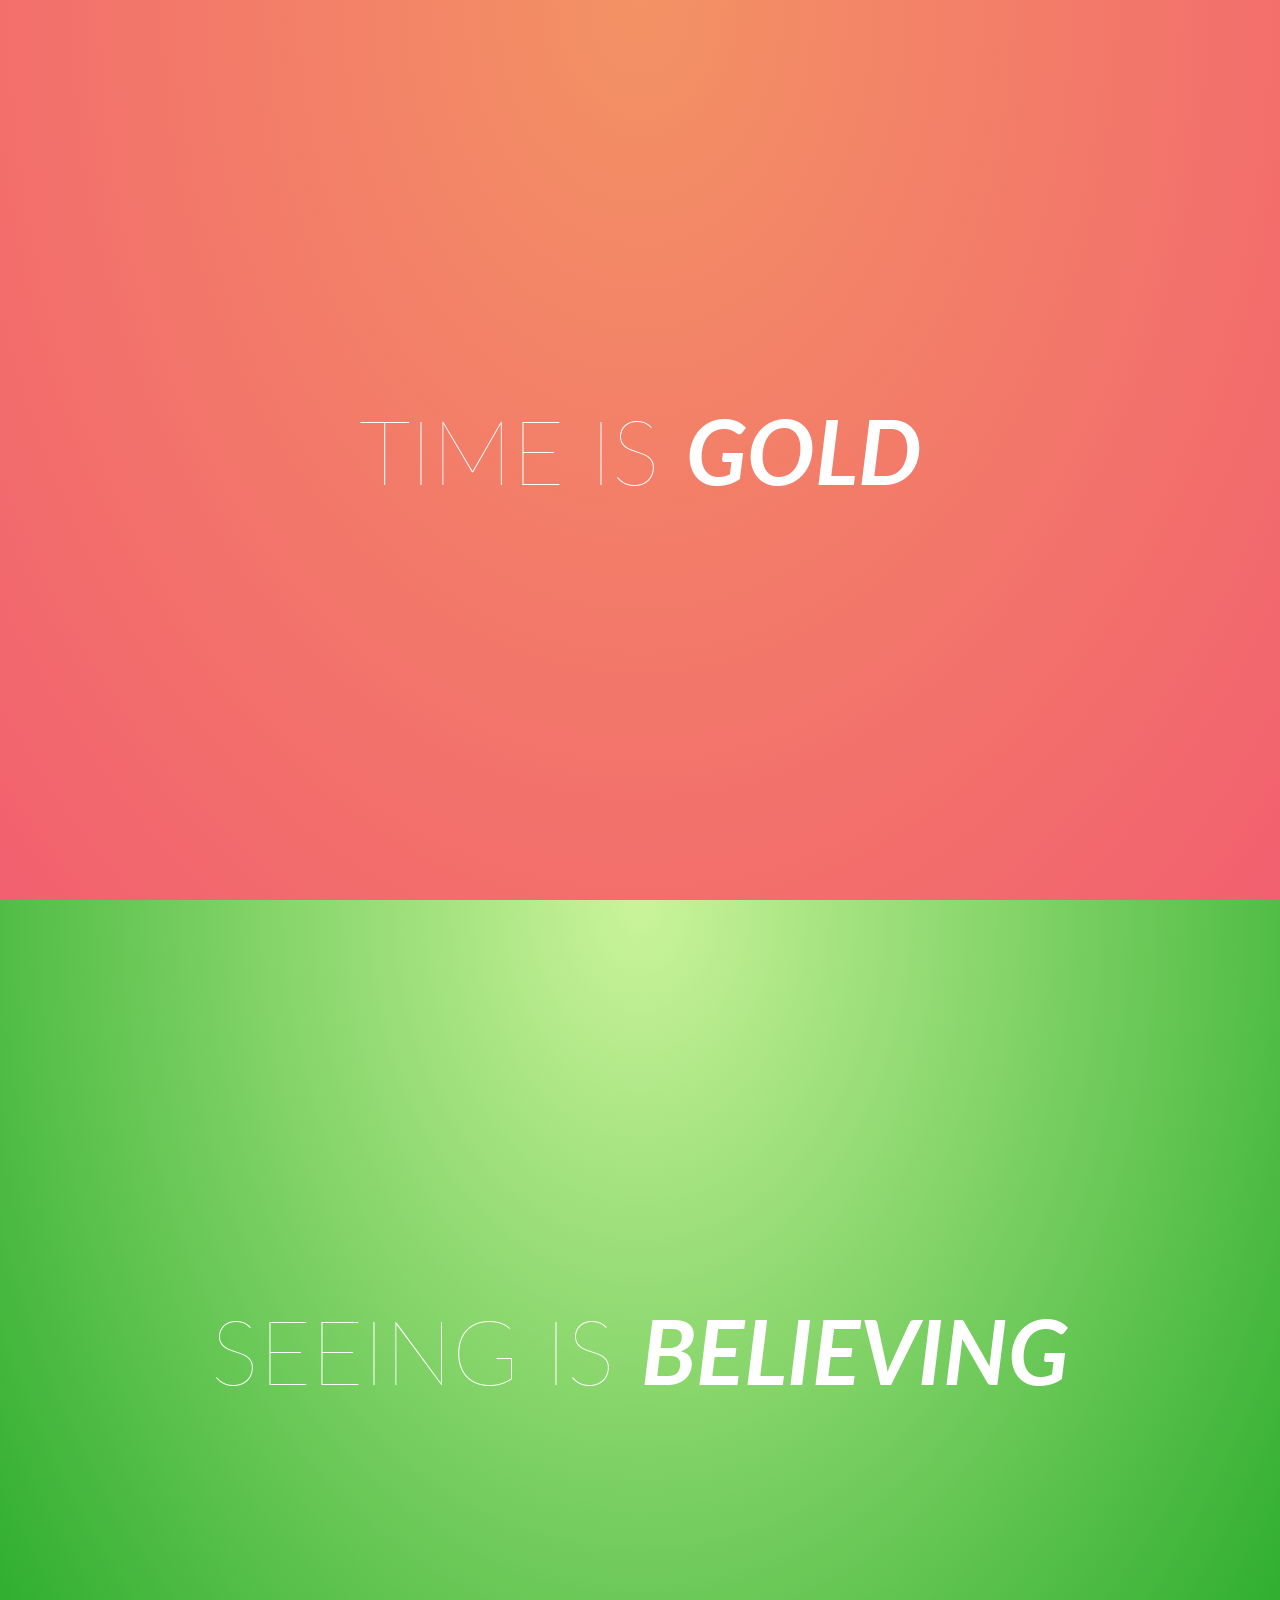
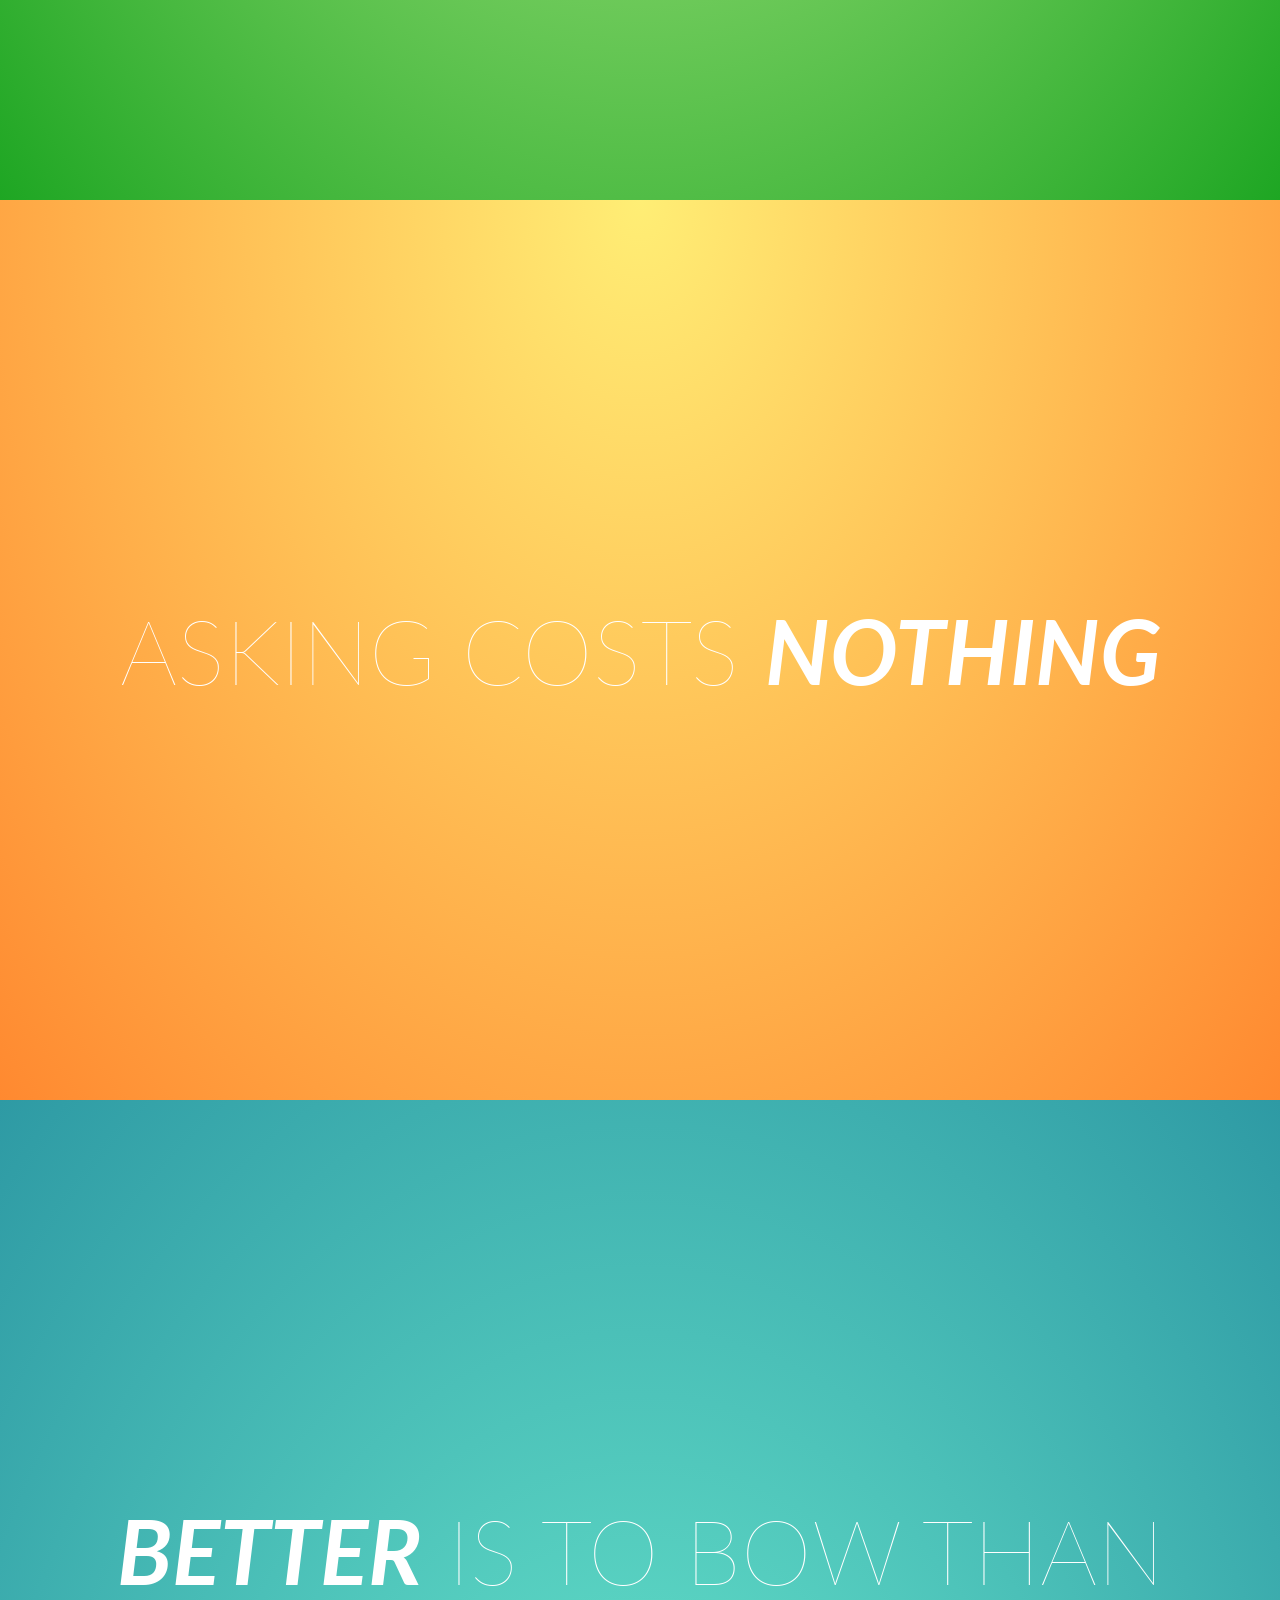
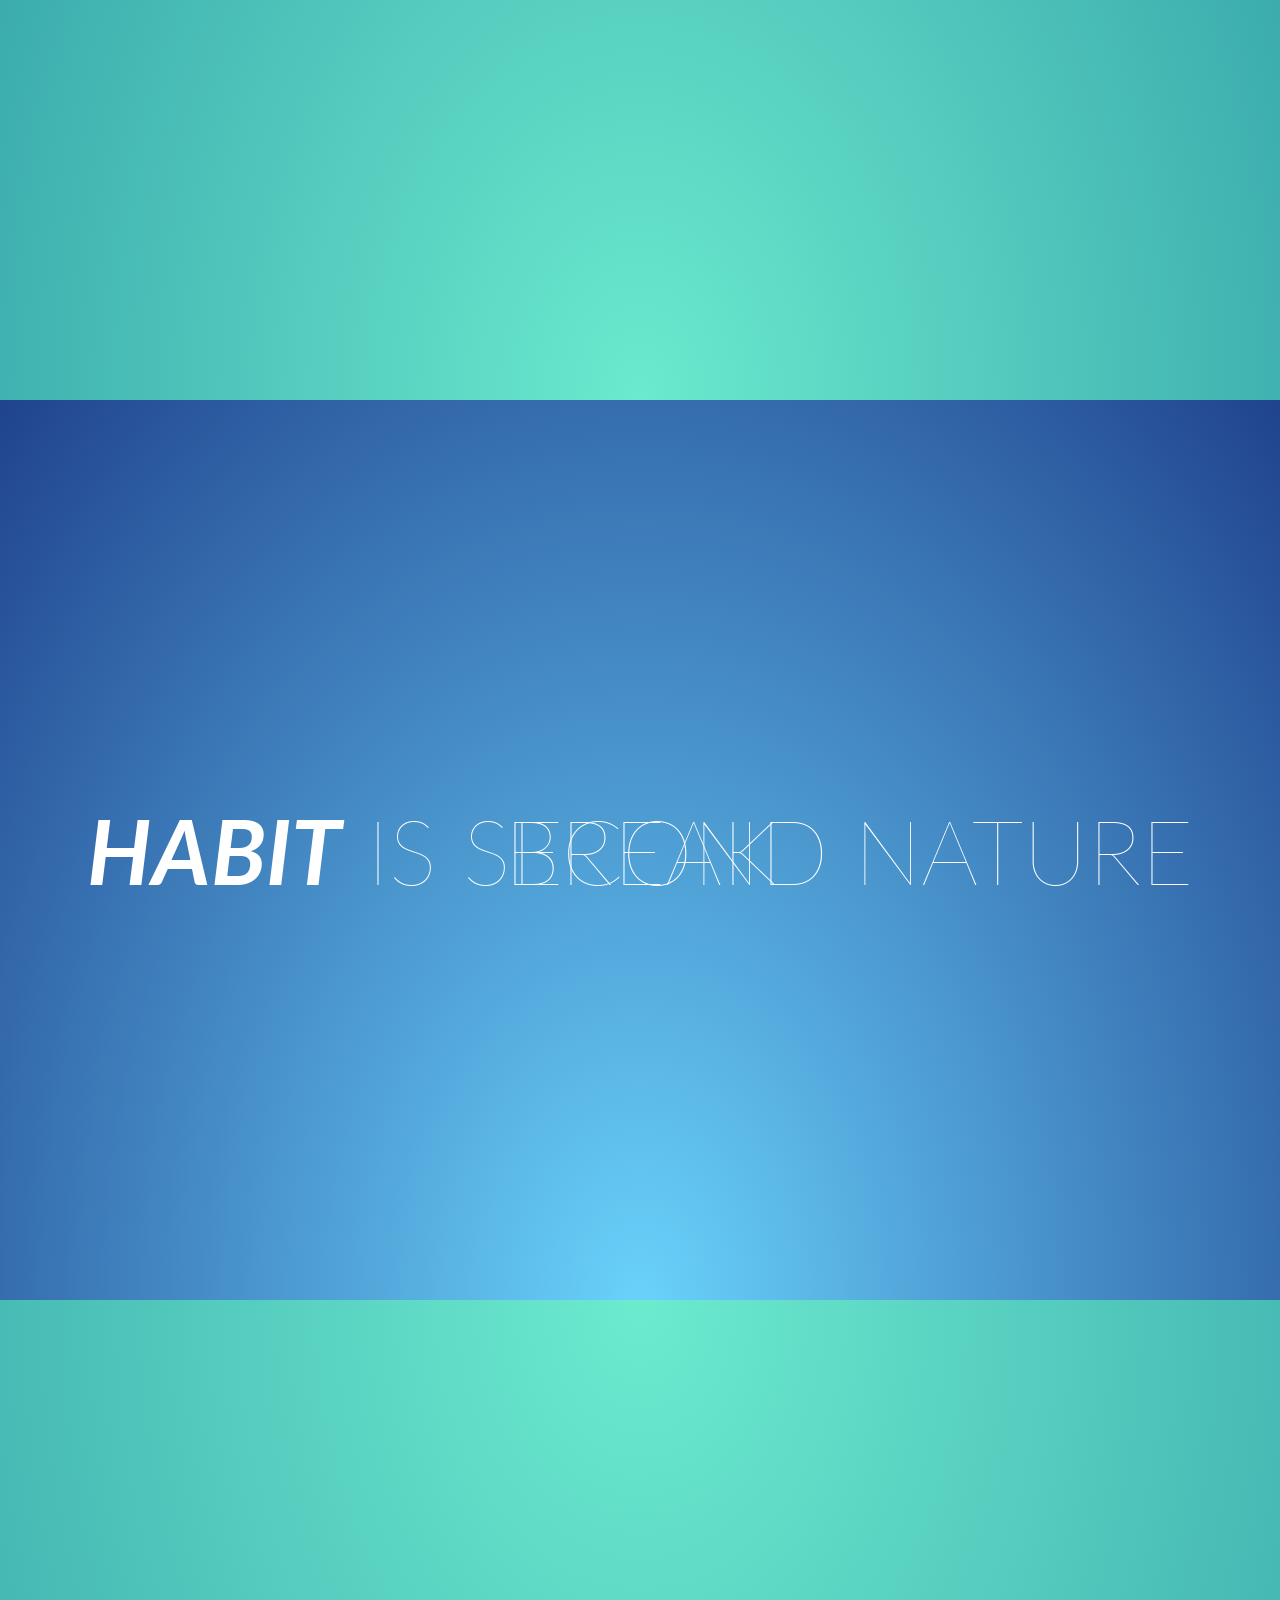
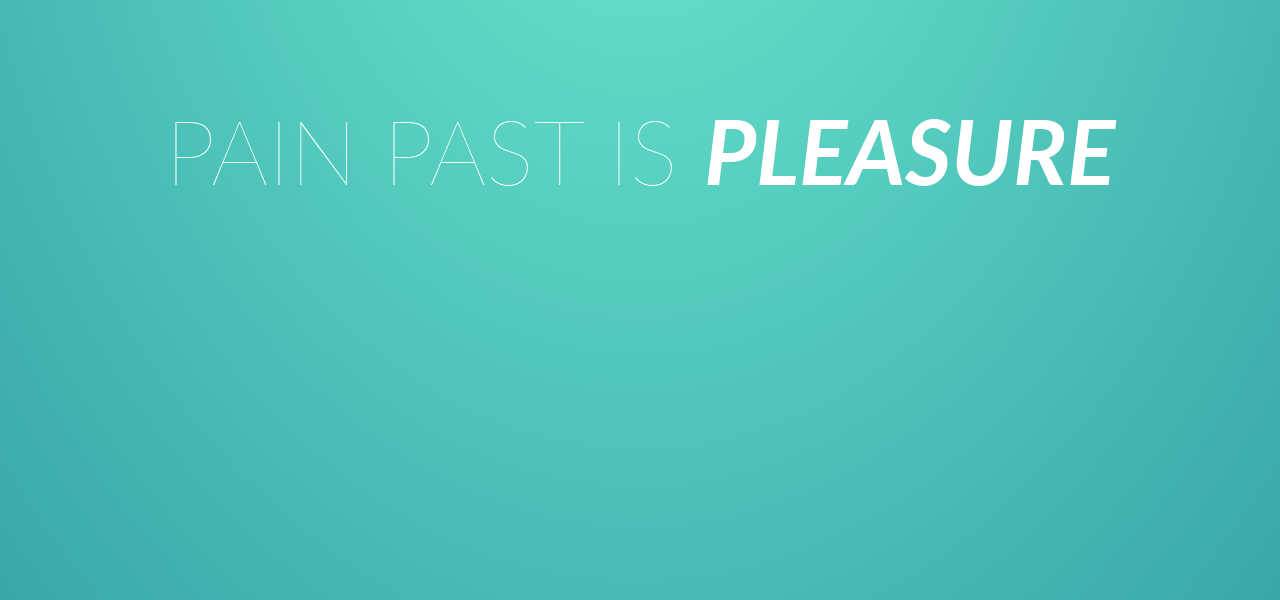
<file: parallax01.html>
<!DOCTYPE html>
<html lang="ko" dir="ltr">
  <head>
    <meta charset="utf-8">
    <title>Parallax01</title>
    <link href="https://fonts.googleapis.com/css?family=Lato:100,100i,300,300i,400,400i,700,700i,900,900i'" rel="stylesheet">
    <link href="https://fonts.googleapis.com/css?family=Abel" rel="stylesheet">
    <style>
      /* reset */
      * {margin:0; padding:0; font-family: 'Lato';}
      li {list-style: none;}
      a {text-decoration: none;}
      #contents {text-align: center; color: #fff;}
      #contents > div {height: 100vh; line-height: 100vh;}
      #contents > div h2 {font-size: 90px; font-weight: 100; text-transform: uppercase;}
      #contents > div h2 strong {font-weight: 700; font-style: italic;}
      
      /* section */
      #section1 {background:radial-gradient(ellipse farthest-corner at center top, #f39264 0%, #f2606f 100%); }
      #section2 {background:radial-gradient(ellipse farthest-corner at center top, #cbf49a, #1ea623);}
      #section3 {background:radial-gradient(ellipse farthest-corner at center top, #ffee75, #ff8930);}
      #section4 {background:radial-gradient(ellipse farthest-corner at center bottom, #6beace, #2e9aa4);}
      #section5 {background:radial-gradient(ellipse farthest-corner at center bottom, #69d2fb 0%, #20438E 100%);}
      #section6 {background:radial-gradient(ellipse farthest-corner at center top, #6CEBCF 0%, #38a7aa 100%);}
    </style>
  </head>
  <body>
    <div id="contents">
      <div id="section1"><h2>Time is <strong>gold</strong></h2></div>
      <div id="section2"><h2>Seeing is <strong>believing</strong></h2></div>
      <div id="section3"><h2>Asking costs <strong>nothing</strong></h2></div>
      <div id="section4"><h2><strong>Better</strong> is to bow than break</h2></div>
      <div id="section5"><h2><strong>Habit</strong> is second nature</h2></div>
      <div id="section6"><h2>Pain past is <strong>pleasure</strong></h2></div>
    </div>
  </body>
</html>
</file>
